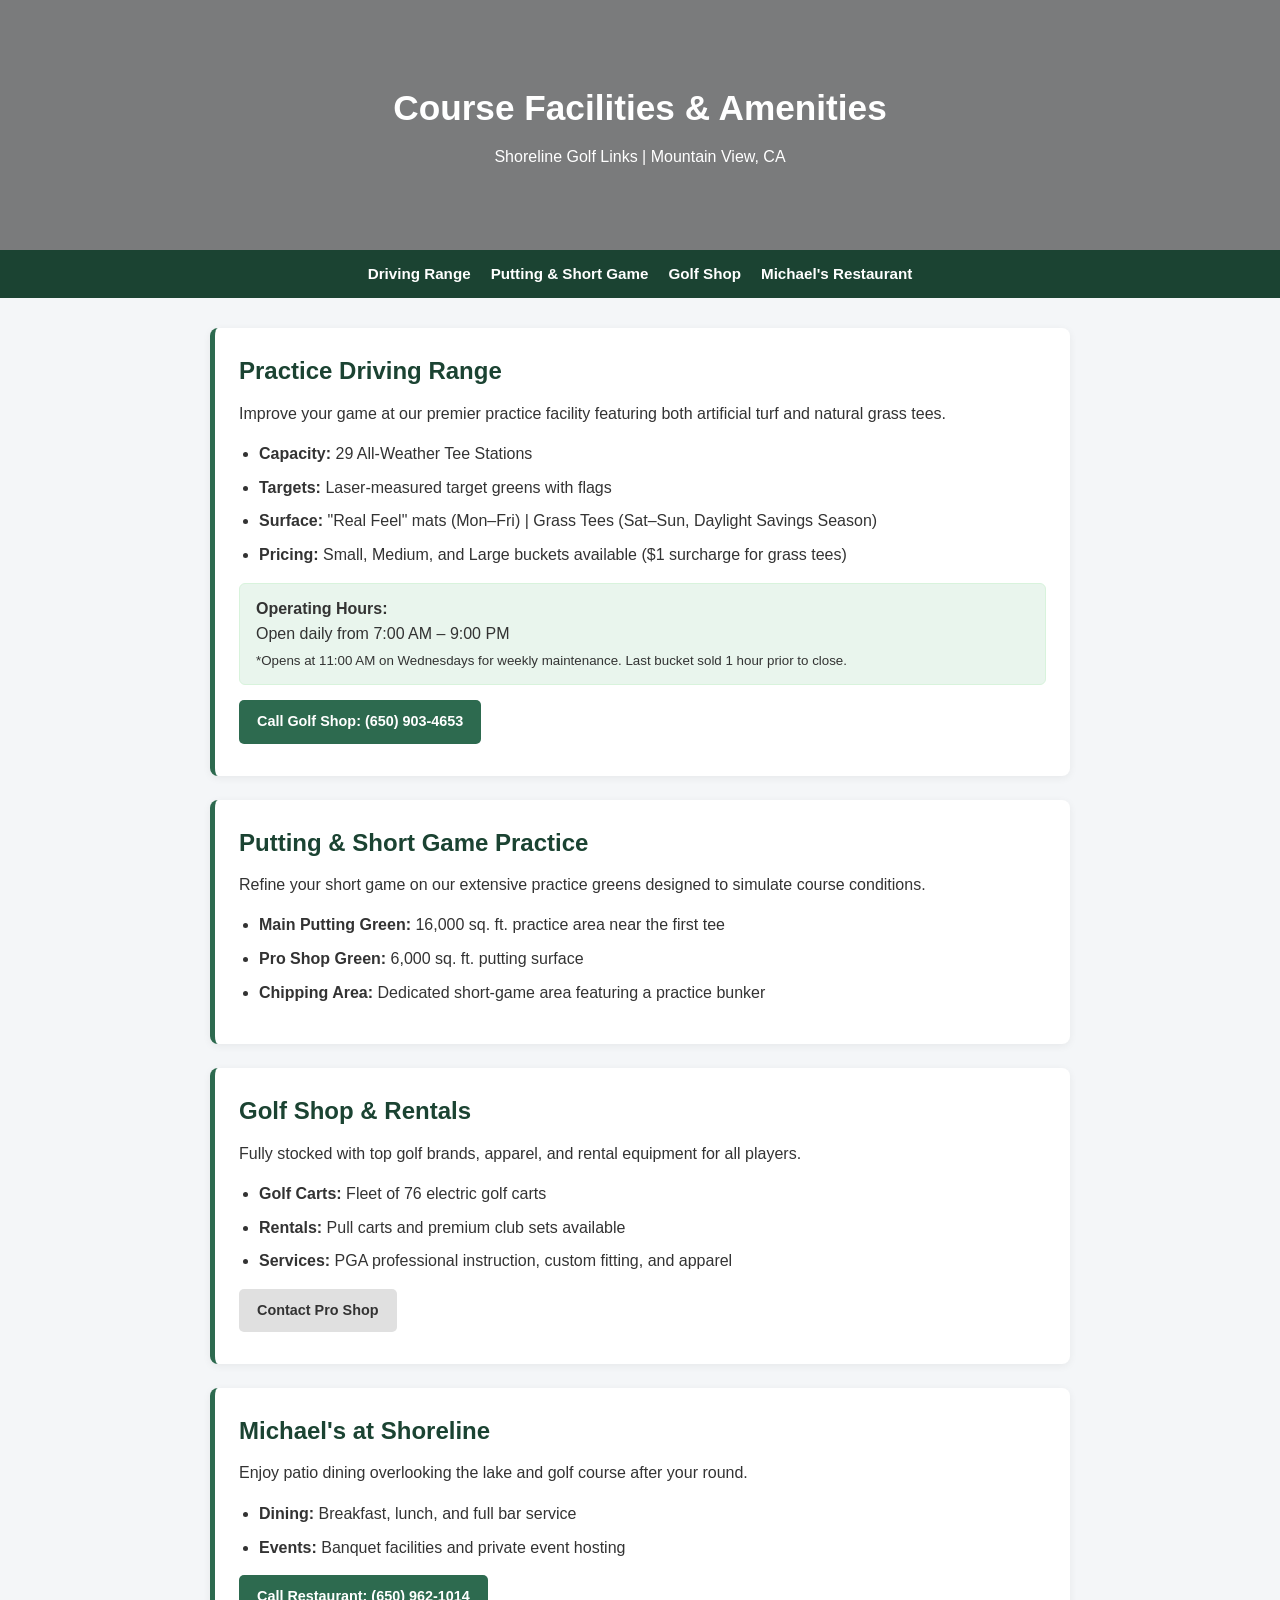
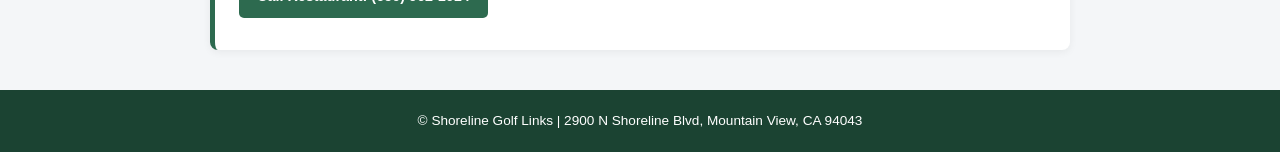
<file: index.html>
<!DOCTYPE html>
<html lang="en">
<head>
    <meta charset="UTF-8">
    <meta name="viewport" content="width=device-width, initial-scale=1.0">
    <title>Driving Range, Practice Facilities & Pro Shop | Shoreline Golf Links</title>
    <link rel="stylesheet" href="style.css">
</head>
<body>

    <!-- Hero Header -->
    <header class="hero">
        <div class="hero-overlay">
            <h1>Course Facilities & Amenities</h1>
            <p>Shoreline Golf Links | Mountain View, CA</p>
        </div>
    </header>

    <!-- Quick Navigation Bar -->
    <nav class="quick-nav">
        <a href="#practice-range">Driving Range</a>
        <a href="#short-game">Putting & Short Game</a>
        <a href="#golf-shop">Golf Shop</a>
        <a href="#michaels">Michael's Restaurant</a>
    </nav>

    <main class="container">

        <!-- Practice Range Section -->
        <section id="practice-range" class="facility-card">
            <div class="card-content">
                <h2>Practice Driving Range</h2>
                <p>Improve your game at our premier practice facility featuring both artificial turf and natural grass tees.</p>
                
                <ul class="spec-list">
                    <li><strong>Capacity:</strong> 29 All-Weather Tee Stations</li>
                    <li><strong>Targets:</strong> Laser-measured target greens with flags</li>
                    <li><strong>Surface:</strong> "Real Feel" mats (Mon–Fri) | Grass Tees (Sat–Sun, Daylight Savings Season)</li>
                    <li><strong>Pricing:</strong> Small, Medium, and Large buckets available ($1 surcharge for grass tees)</li>
                </ul>

                <div class="hours-box">
                    <strong>Operating Hours:</strong>
                    <p>Open daily from 7:00 AM – 9:00 PM</p>
                    <small>*Opens at 11:00 AM on Wednesdays for weekly maintenance. Last bucket sold 1 hour prior to close.</small>
                </div>

                <div class="cta-group">
                    <a href="tel:6509034653" class="btn btn-primary">Call Golf Shop: (650) 903-4653</a>
                </div>
            </div>
        </section>

        <!-- Putting Greens & Short Game Area -->
        <section id="short-game" class="facility-card">
            <div class="card-content">
                <h2>Putting & Short Game Practice</h2>
                <p>Refine your short game on our extensive practice greens designed to simulate course conditions.</p>

                <ul class="spec-list">
                    <li><strong>Main Putting Green:</strong> 16,000 sq. ft. practice area near the first tee</li>
                    <li><strong>Pro Shop Green:</strong> 6,000 sq. ft. putting surface</li>
                    <li><strong>Chipping Area:</strong> Dedicated short-game area featuring a practice bunker</li>
                </ul>
            </div>
        </section>

        <!-- Golf Shop -->
        <section id="golf-shop" class="facility-card">
            <div class="card-content">
                <h2>Golf Shop & Rentals</h2>
                <p>Fully stocked with top golf brands, apparel, and rental equipment for all players.</p>

                <ul class="spec-list">
                    <li><strong>Golf Carts:</strong> Fleet of 76 electric golf carts</li>
                    <li><strong>Rentals:</strong> Pull carts and premium club sets available</li>
                    <li><strong>Services:</strong> PGA professional instruction, custom fitting, and apparel</li>
                </ul>

                <div class="cta-group">
                    <a href="tel:6509034653" class="btn btn-secondary">Contact Pro Shop</a>
                </div>
            </div>
        </section>

        <!-- Michael's Restaurant -->
        <section id="michaels" class="facility-card">
            <div class="card-content">
                <h2>Michael's at Shoreline</h2>
                <p>Enjoy patio dining overlooking the lake and golf course after your round.</p>

                <ul class="spec-list">
                    <li><strong>Dining:</strong> Breakfast, lunch, and full bar service</li>
                    <li><strong>Events:</strong> Banquet facilities and private event hosting</li>
                </ul>

                <div class="cta-group">
                    <a href="tel:6509621014" class="btn btn-primary">Call Restaurant: (650) 962-1014</a>
                </div>
            </div>
        </section>

    </main>

    <!-- Footer -->
    <footer>
        <p>&copy; Shoreline Golf Links | 2900 N Shoreline Blvd, Mountain View, CA 94043</p>
    </footer>

</body>
</html>
</file>
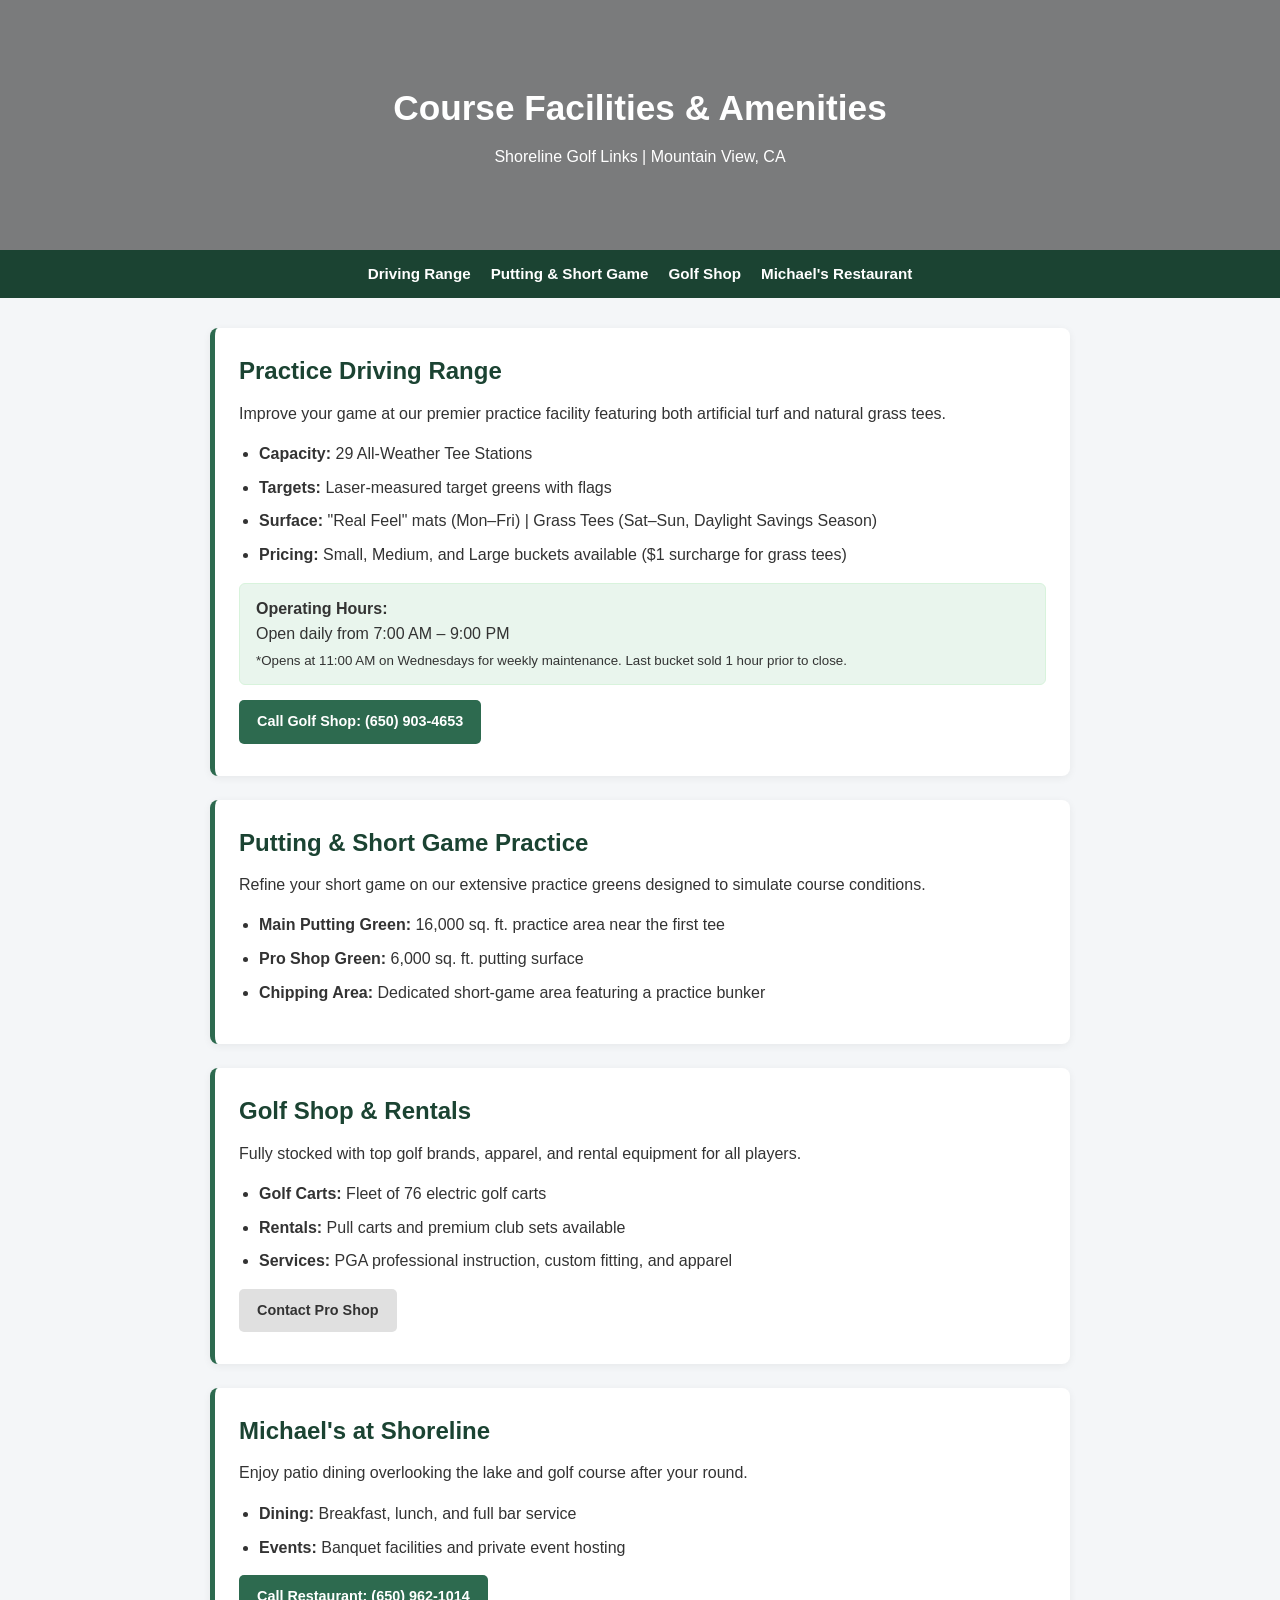
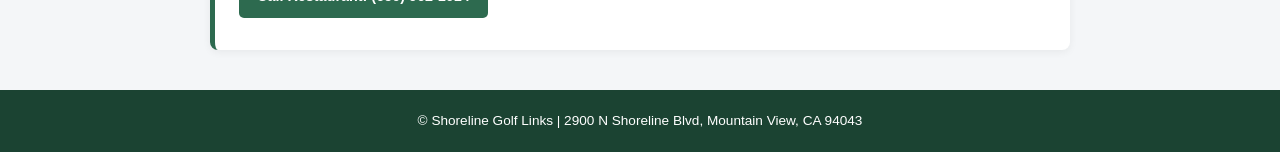
<file: gemini-code-1785113976696.html>
<!DOCTYPE html>
<html lang="en">
<head>
    <meta charset="UTF-8">
    <meta name="viewport" content="width=device-width, initial-scale=1.0">
    <title>Driving Range, Practice Facilities & Pro Shop | Shoreline Golf Links</title>
    <link rel="stylesheet" href="style.css">
</head>
<body>

    <!-- Hero Header -->
    <header class="hero">
        <div class="hero-overlay">
            <h1>Course Facilities & Amenities</h1>
            <p>Shoreline Golf Links | Mountain View, CA</p>
        </div>
    </header>

    <!-- Quick Navigation Bar -->
    <nav class="quick-nav">
        <a href="#practice-range">Driving Range</a>
        <a href="#short-game">Putting & Short Game</a>
        <a href="#golf-shop">Golf Shop</a>
        <a href="#michaels">Michael's Restaurant</a>
    </nav>

    <main class="container">

        <!-- Practice Range Section -->
        <section id="practice-range" class="facility-card">
            <div class="card-content">
                <h2>Practice Driving Range</h2>
                <p>Improve your game at our premier practice facility featuring both artificial turf and natural grass tees.</p>
                
                <ul class="spec-list">
                    <li><strong>Capacity:</strong> 29 All-Weather Tee Stations</li>
                    <li><strong>Targets:</strong> Laser-measured target greens with flags</li>
                    <li><strong>Surface:</strong> "Real Feel" mats (Mon–Fri) | Grass Tees (Sat–Sun, Daylight Savings Season)</li>
                    <li><strong>Pricing:</strong> Small, Medium, and Large buckets available ($1 surcharge for grass tees)</li>
                </ul>

                <div class="hours-box">
                    <strong>Operating Hours:</strong>
                    <p>Open daily from 7:00 AM – 9:00 PM</p>
                    <small>*Opens at 11:00 AM on Wednesdays for weekly maintenance. Last bucket sold 1 hour prior to close.</small>
                </div>

                <div class="cta-group">
                    <a href="tel:6509034653" class="btn btn-primary">Call Golf Shop: (650) 903-4653</a>
                </div>
            </div>
        </section>

        <!-- Putting Greens & Short Game Area -->
        <section id="short-game" class="facility-card">
            <div class="card-content">
                <h2>Putting & Short Game Practice</h2>
                <p>Refine your short game on our extensive practice greens designed to simulate course conditions.</p>

                <ul class="spec-list">
                    <li><strong>Main Putting Green:</strong> 16,000 sq. ft. practice area near the first tee</li>
                    <li><strong>Pro Shop Green:</strong> 6,000 sq. ft. putting surface</li>
                    <li><strong>Chipping Area:</strong> Dedicated short-game area featuring a practice bunker</li>
                </ul>
            </div>
        </section>

        <!-- Golf Shop -->
        <section id="golf-shop" class="facility-card">
            <div class="card-content">
                <h2>Golf Shop & Rentals</h2>
                <p>Fully stocked with top golf brands, apparel, and rental equipment for all players.</p>

                <ul class="spec-list">
                    <li><strong>Golf Carts:</strong> Fleet of 76 electric golf carts</li>
                    <li><strong>Rentals:</strong> Pull carts and premium club sets available</li>
                    <li><strong>Services:</strong> PGA professional instruction, custom fitting, and apparel</li>
                </ul>

                <div class="cta-group">
                    <a href="tel:6509034653" class="btn btn-secondary">Contact Pro Shop</a>
                </div>
            </div>
        </section>

        <!-- Michael's Restaurant -->
        <section id="michaels" class="facility-card">
            <div class="card-content">
                <h2>Michael's at Shoreline</h2>
                <p>Enjoy patio dining overlooking the lake and golf course after your round.</p>

                <ul class="spec-list">
                    <li><strong>Dining:</strong> Breakfast, lunch, and full bar service</li>
                    <li><strong>Events:</strong> Banquet facilities and private event hosting</li>
                </ul>

                <div class="cta-group">
                    <a href="tel:6509621014" class="btn btn-primary">Call Restaurant: (650) 962-1014</a>
                </div>
            </div>
        </section>

    </main>

    <!-- Footer -->
    <footer>
        <p>&copy; Shoreline Golf Links | 2900 N Shoreline Blvd, Mountain View, CA 94043</p>
    </footer>

</body>
</html>
</file>
<file: style.css>
/* General Reset & Styles */
* {
    box-sizing: border-box;
    margin: 0;
    padding: 0;
    font-family: 'Segoe UI', Tahoma, Geneva, Verdana, sans-serif;
}

body {
    background-color: #f4f6f8;
    color: #333;
    line-height: 1.6;
}

/* Hero Banner */
.hero {
    background: linear-gradient(rgba(0, 0, 0, 0.5), rgba(0, 0, 0, 0.5)), url('https://images.unsplash.com/photo-1587174486073-ae5e5cff23aa?auto=format&fit=crop&w=1200&q=80') center/cover no-repeat;
    height: 250px;
    display: flex;
    align-items: center;
    justify-content: center;
    text-align: center;
    color: white;
}

.hero-overlay h1 {
    font-size: 2.2rem;
    margin-bottom: 8px;
}

/* Sticky Quick Navigation */
.quick-nav {
    position: sticky;
    top: 0;
    background: #1b4332;
    display: flex;
    justify-content: center;
    gap: 20px;
    padding: 12px;
    z-index: 100;
}

.quick-nav a {
    color: #fff;
    text-decoration: none;
    font-weight: 600;
    font-size: 0.95rem;
}

.quick-nav a:hover {
    color: #b7e4c7;
}

/* Layout Container */
.container {
    max-width: 900px;
    margin: 30px auto;
    padding: 0 20px;
}

/* Facility Card Component */
.facility-card {
    background: white;
    border-radius: 8px;
    padding: 24px;
    margin-bottom: 24px;
    box-shadow: 0 2px 8px rgba(0,0,0,0.06);
    border-left: 5px solid #2d6a4f;
}

.facility-card h2 {
    color: #1b4332;
    margin-bottom: 10px;
}

.spec-list {
    margin: 15px 0;
    padding-left: 20px;
}

.spec-list li {
    margin-bottom: 8px;
}

/* Highlight Hours Box */
.hours-box {
    background-color: #e9f5ed;
    border: 1px solid #d8f3dc;
    padding: 12px 16px;
    border-radius: 6px;
    margin: 15px 0;
}

/* Buttons */
.cta-group {
    margin-top: 15px;
}

.btn {
    display: inline-block;
    padding: 10px 18px;
    border-radius: 5px;
    text-decoration: none;
    font-weight: bold;
    font-size: 0.9rem;
    margin-right: 10px;
    margin-bottom: 8px;
}

.btn-primary {
    background-color: #2d6a4f;
    color: white;
}

.btn-primary:hover {
    background-color: #1b4332;
}

.btn-secondary {
    background-color: #e0e0e0;
    color: #333;
}

/* Footer */
footer {
    text-align: center;
    padding: 20px;
    background: #1b4332;
    color: white;
    font-size: 0.85rem;
    margin-top: 40px;
}

/* Mobile Responsive */
@media (max-width: 600px) {
    .quick-nav {
        flex-direction: column;
        align-items: center;
        gap: 8px;
    }
    
    .hero-overlay h1 {
        font-size: 1.6rem;
    }
}
</file>
